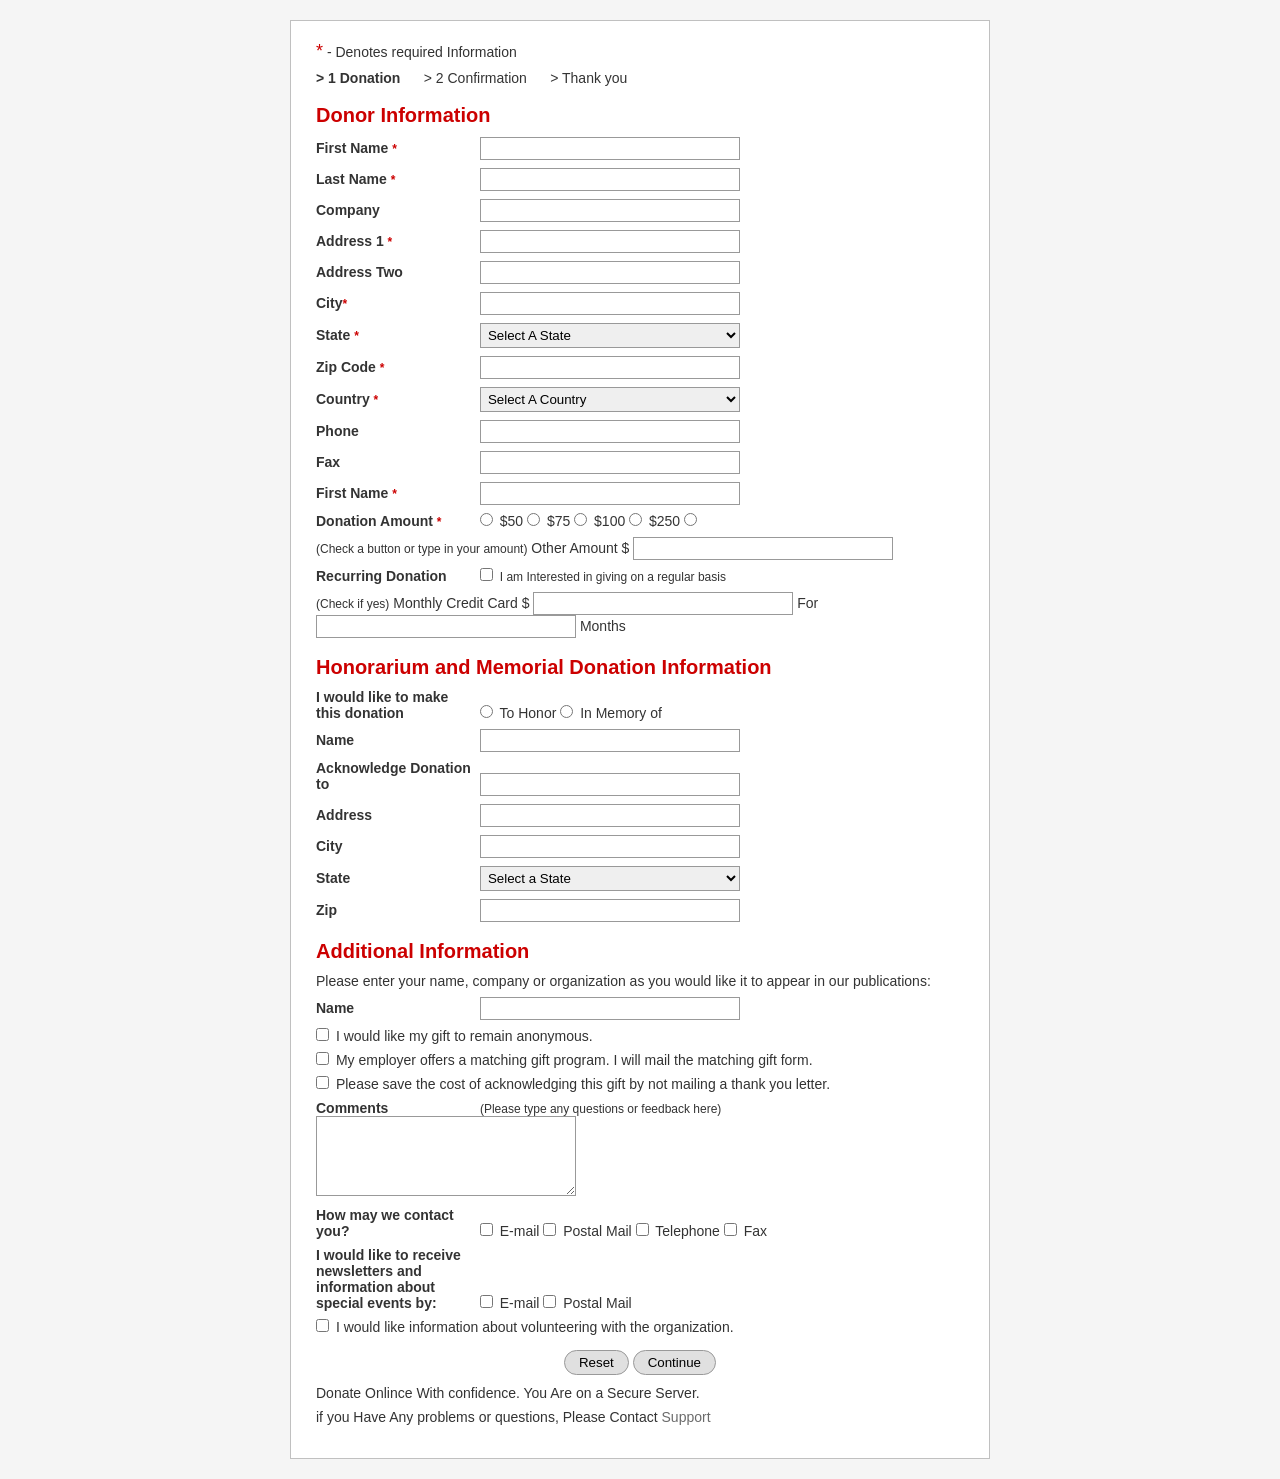
<file: Lab Assesment one/index.html>
<!DOCTYPE html>
<html lang="en">
<head>
    <meta charset="UTF-8">
    <meta name="viewport" content="width=device-width, initial-scale=1.0">
    <title>Conation Form</title>
    <link rel="stylesheet" href="style.css">
</head>
<body>
    <section class="donationForm">
        <p><span style="color: #cc0000; font-size: 18px;">*</span> - Denotes required Information</p>
        <p><strong>> 1 Donation</strong> &nbsp&nbsp&nbsp&nbsp > 2 Confirmation &nbsp&nbsp&nbsp&nbsp > Thank you</p>
        <form action="">
            <h1>Donor Information</h1>
            <div class="form-group">
                <label for="firstName">First Name <span>*</span></label>
                <input type="text" id="firstName" name="firstName">
            </div>

            <div class="form-group">
                <label for="lasttName">Last Name <span>*</span></label>
                <input type="text" id="lasttName" name="lasttName">
            </div>
            <div class="form-group">
                <label for="company">Company</label>
                <input type="text" id="company" name="company">
            </div>
            <div class="form-group">
                <label for="address1">Address 1 <span>*</span></label>
                <input type="text" id="address1" name="address1">
            </div>
            <div class="form-group">
                <label for="address2">Address Two</label>
                <input type="text" id="address2" name="address2">
            </div>
            <div class="form-group">
                <label for="city">City<span>*</span></label>
                <input type="text" id="city" name="city">
            </div>
            <div class="form-group">
                <label for="state">State <span>*</span></label>
                <select name="state" id="state">
                    <option value="none">Select A State</option>
                </select>
            </div>
            <div class="form-group">
                <label for="zipcode">Zip Code <span>*</span></label>
                <input type="text" id="zipcode" name="zipcode">
            </div>
            <div class="form-group">
                <label for="country">Country <span>*</span></label>
                <select name="country" id="state">
                    <option value="none">Select A Country</option>
                </select>
            </div>
            <div class="form-group">
                <label for="phone">Phone</label>
                <input type="text" id="phone" name="phone">
            </div>
            <div class="form-group">
                <label for="fax">Fax</label>
                <input type="text" id="fax" name="fax">
            </div>
            <div class="form-group">
                <label for="email">First Name <span>*</span></label>
                <input type="email" id="email" name="email">
            </div>

            <div class="form-group">
                <label for="donationAmount">Donation Amount <span>*</span></label>
                <input type="radio" id="donationAmount" name="donationAmount" value="50">
                <label for="donationAmount">$50</label>
                <input type="radio" id="donationAmount" name="donationAmount" value="75">
                <label for="donationAmount">$75</label>
                <input type="radio" id="donationAmount" name="donationAmount" value="100">
                <label for="donationAmount">$100</label>
                <input type="radio" id="donationAmount" name="donationAmount" value="250">
                <label for="donationAmount">$250</label>
                <input type="radio" id="donationAmount" name="donationAmount" value="other">
            </div>
            <div class="form-group">
                <Span>(Check a button or type in your amount)</Span>
                <label for="otherAmount">Other Amount $</label>
                <input type="number" id="otherAmount" name="otherAmount">
            </div>
            <div class="form-group">
                <label for="recurring">Recurring Donation </label>
                <input type="checkbox" id="recurring" name="recurring">
                <span>I am Interested in giving on a regular basis</span>
            </div>
            <div class="form-group">
                <Span>(Check if yes)</Span>
                <label for="recurringDontaionAmount">Monthly Credit Card $</label>
                <input type="number" id="recurringDontaionAmount" name="recurringDontaionAmount">
                <label for=""> For </label>
                <input type="number" id="recurringDontaionMonth" name="recurringDontaionMonth">
                <label for="">Months</label>
            </div>

            <h1>Honorarium and Memorial Donation Information</h1>
            <div class="form-group">
                <label for="donationType">I would like to make this donation</label>
                <input type="radio" id="donationToHonor" name="donationType" value="honor">
                <label for="donationToHonor">To Honor</label>
                <input type="radio" id="donationInMemory" name="donationType" value="memory">
                <label for="donationInMemory">In Memory of</label>
            </div>
            <div class="form-group">
                <label for="honoreeName">Name</label>
                <input type="text" id="honoreeName" name="honoreeName">
            </div>
            <div class="form-group">
                <label for="acknowledgeTo">Acknowledge Donation to</label>
                <input type="text" id="acknowledgeTo" name="acknowledgeTo">
            </div>
            <div class="form-group">
                <label for="honorAddress">Address</label>
                <input type="text" id="honorAddress" name="honorAddress">
            </div>
            <div class="form-group">
                <label for="honorCity">City</label>
                <input type="text" id="honorCity" name="honorCity">
            </div>
            <div class="form-group">
                <label for="honorState">State</label>
                <select name="honorState" id="honorState">
                    <option value="none">Select a State</option>
                </select>
            </div>
            <div class="form-group">
                <label for="honorZip">Zip</label>
                <input type="text" id="honorZip" name="honorZip">
            </div>

            <h1>Additional Information</h1>
            <p>Please enter your name, company or organization as you would like it to appear in our publications:</p>
            <div class="form-group">
                <label for="publicationName">Name</label>
                <input type="text" id="publicationName" name="publicationName">
            </div>
            <div class="form-group">
                <input type="checkbox" id="anonymousGift" name="anonymousGift">
                <label for="anonymousGift">I would like my gift to remain anonymous.</label>
            </div>
            <div class="form-group">
                <input type="checkbox" id="matchingGift" name="matchingGift">
                <label for="matchingGift">My employer offers a matching gift program. I will mail the matching gift form.</label>
            </div>
            <div class="form-group">
                <input type="checkbox" id="noThankYouLetter" name="noThankYouLetter">
                <label for="noThankYouLetter">Please save the cost of acknowledging this gift by not mailing a thank you letter.</label>
            </div>
            <div class="form-group">
                <label for="comments">Comments</label>
                <span>(Please type any questions or feedback here)</span>
                <textarea id="comments" name="comments" rows="4" cols="50"></textarea>
            </div>
            <div class="form-group">
                <label>How may we contact you?</label>
                <input type="checkbox" id="contactEmail" name="contactMethod" value="email">
                <label for="contactEmail">E-mail</label>
                <input type="checkbox" id="contactPostal" name="contactMethod" value="postal">
                <label for="contactPostal">Postal Mail</label>
                <input type="checkbox" id="contactTelephone" name="contactMethod" value="telephone">
                <label for="contactTelephone">Telephone</label>
                <input type="checkbox" id="contactFax" name="contactMethod" value="fax">
                <label for="contactFax">Fax</label>
            </div>
            <div class="form-group">
                <label>I would like to receive newsletters and information about special events by:</label>
                <input type="checkbox" id="newsletterEmail" name="newsletterMethod" value="email">
                <label for="newsletterEmail">E-mail</label>
                <input type="checkbox" id="newsletterPostal" name="newsletterMethod" value="postal">
                <label for="newsletterPostal">Postal Mail</label>
            </div>
            <div class="form-group">
                <input type="checkbox" id="volunteerInfo" name="volunteerInfo">
                <label for="volunteerInfo">I would like information about volunteering with the organization.</label>
            </div>
            <div class="form-actions">
                <button type="reset">Reset</button>
                <button type="submit">Continue</button>
            </div>
        </form>
        <p>Donate Onlince With confidence. You Are on a Secure Server.</p>
        <p>if you Have Any problems or questions, Please Contact <a href="#.">Support</a></p>

    </section>


</body>
</html>
</file>
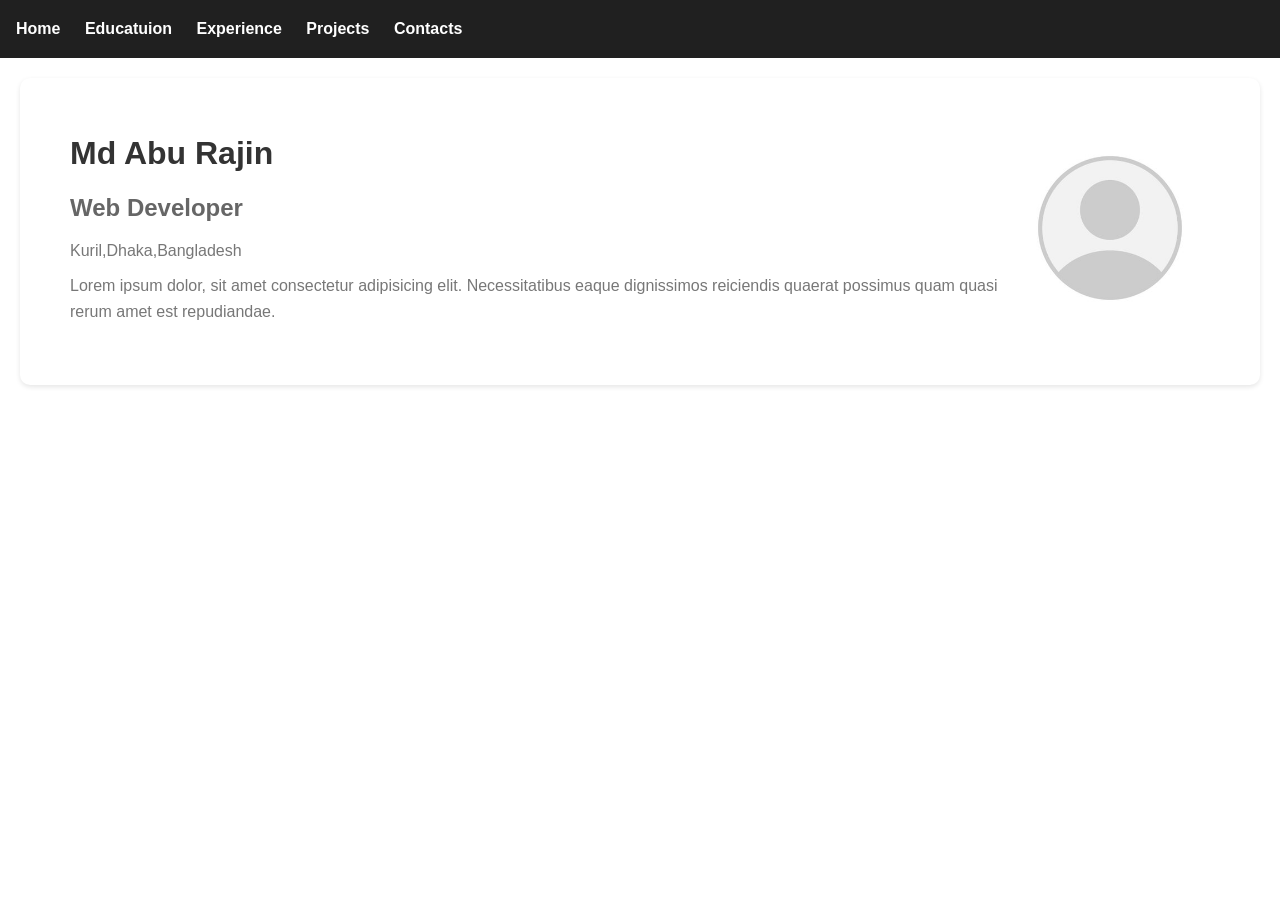
<file: Portfolio/index.html>
<!DOCTYPE html>
<html lang="en">
<head>
    <meta charset="UTF-8">
    <meta name="viewport" content="width=device-width, initial-scale=1.0">
    <title>Home</title>
    <link rel="stylesheet" href="assets/css/style.css">
</head>
<body>
    <nav>
        <li><a href="index.html">Home</a></li>
        <li><a href="educations.html">Educatuion</a></li>
        <li><a href="experience.html">Experience</a></li>
        <li><a href="projects.html">Projects</a></li>
        <li><a href="contact.html">Contacts</a></li>
    </nav>
    <div class="hero">
        <div class="information">
            <h1>Md Abu Rajin</h1>
            <h2>Web Developer</h2>
            <h4>Kuril,Dhaka,Bangladesh</h4>
            <h4>Lorem ipsum dolor, sit amet consectetur adipisicing elit. Necessitatibus eaque dignissimos reiciendis quaerat possimus quam quasi rerum amet est repudiandae.</h4>
        </div>
        <div class="profileimg">
            <img src="assets/img/profile.jpg" alt="">
        </div>
    </div>
</body>
</html>
</file>
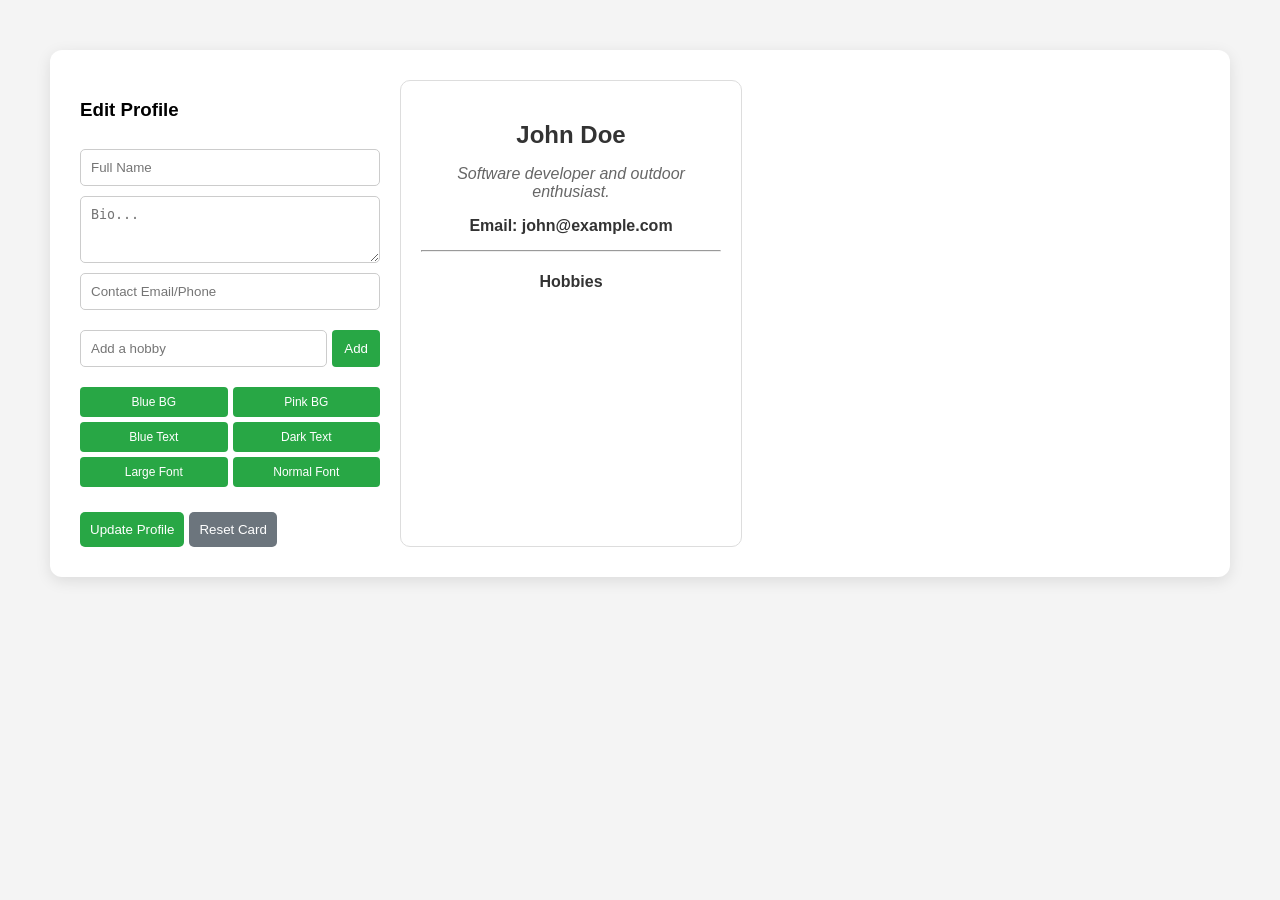
<file: Lab Assesment three/profile.html>
<!DOCTYPE html>
<html lang="en">
<head>
    <meta charset="UTF-8">
    <meta name="viewport" content="width=device-width, initial-scale=1.0">
    <title>Profile Card Editor</title>
    <link rel="stylesheet" href="style.css">
</head>
<body>

<div class="profile-main-container">
    <!-- Editor Form -->
    <div class="editor-form">
        <h3>Edit Profile</h3>
        <input type="text" id="inputName" placeholder="Full Name">
        <div id="nameError" class="error">Name is required</div>
        
        <textarea id="inputBio" placeholder="Bio..." rows="3"></textarea>
        <div id="bioError" class="error">Bio is required</div>

        <input type="text" id="inputContact" placeholder="Contact Email/Phone">
        
        <div style="display: flex; gap: 5px; margin-top: 10px;">
            <input type="text" id="inputHobby" placeholder="Add a hobby">
            <button onclick="addHobby()">Add</button>
        </div>

        <div class="controls">
            <button onclick="changeBg('#e3f2fd')">Blue BG</button>
            <button onclick="changeBg('#fce4ec')">Pink BG</button>
            <button onclick="changeTextColor('#0d47a1')">Blue Text</button>
            <button onclick="changeTextColor('#333')">Dark Text</button>
            <button onclick="changeFontSize('28px')">Large Font</button>
            <button onclick="changeFontSize('24px')">Normal Font</button>
        </div>

        <div class="action-btns">
            <button class="btn-update" onclick="updateProfile()">Update Profile</button>
            <button class="btn-reset" onclick="resetProfile()">Reset Card</button>
        </div>
    </div>

    <!-- Profile Card Display -->
    <div id="profileCard">
        <h2 id="cardName">John Doe</h2>
        <p id="cardBio">Software developer and outdoor enthusiast.</p>
        <p id="cardContact">Email: john@example.com</p>
        <hr>
        <h4>Hobbies</h4>
        <ul id="hobbiesList">
            <!-- Hobbies will appear here -->
        </ul>
    </div>
</div>

<script>
    const defaultValues = {
        name: "John Doe",
        bio: "Software developer and outdoor enthusiast.",
        contact: "Email: john@example.com",
        bg: "#ffffff",
        textColor: "#333",
        fontSize: "24px",
        hobbies: []
    };

    function updateProfile() {
        const nameVal = document.getElementById('inputName').value.trim();
        const bioVal = document.getElementById('inputBio').value.trim();
        const contactVal = document.getElementById('inputContact').value.trim();

        const nameError = document.getElementById('nameError');
        const bioError = document.getElementById('bioError');

        // Form Validation
        let isValid = true;
        if (nameVal === "") {
            nameError.style.display = "block";
            isValid = false;
        } else {
            nameError.style.display = "none";
        }

        if (bioVal === "") {
            bioError.style.display = "block";
            isValid = false;
        } else {
            bioError.style.display = "none";
        }

        if (!isValid) return;

        // Update content
        document.getElementById('cardName').innerText = nameVal;
        document.getElementById('cardBio').innerText = bioVal;
        if (contactVal) {
            document.getElementById('cardContact').innerText = contactVal;
        }
    }

    function addHobby() {
        const hobbyInput = document.getElementById('inputHobby');
        const hobbyVal = hobbyInput.value.trim();
        
        if (hobbyVal === "") return;

        const list = document.getElementById('hobbiesList');
        const li = document.createElement('li');
        li.className = "hobby-item";
        li.innerHTML = `
            <span>${hobbyVal}</span>
            <span class="remove-hobby" onclick="this.parentElement.remove()">×</span>
        `;
        
        list.appendChild(li);
        hobbyInput.value = "";
    }

    // Style manipulation functions
    function changeBg(color) {
        document.getElementById('profileCard').style.backgroundColor = color;
    }

    function changeTextColor(color) {
        document.getElementById('profileCard').style.color = color;
        document.getElementById('cardBio').style.color = color;
    }

    function changeFontSize(size) {
        document.getElementById('cardName').style.fontSize = size;
    }

    // Challenge: Reset Button
    function resetProfile() {
        document.getElementById('cardName').innerText = defaultValues.name;
        document.getElementById('cardBio').innerText = defaultValues.bio;
        document.getElementById('cardContact').innerText = defaultValues.contact;
        
        const card = document.getElementById('profileCard');
        card.style.backgroundColor = defaultValues.bg;
        card.style.color = defaultValues.textColor;
        document.getElementById('cardName').style.fontSize = defaultValues.fontSize;
        document.getElementById('cardBio').style.color = "#666";

        document.getElementById('hobbiesList').innerHTML = "";
        
        // Clear inputs
        document.getElementById('inputName').value = "";
        document.getElementById('inputBio').value = "";
        document.getElementById('inputContact').value = "";
        document.getElementById('inputHobby').value = "";
        
        document.getElementById('nameError').style.display = "none";
        document.getElementById('bioError').style.display = "none";
    }
</script>

</body>
</html>
</file>
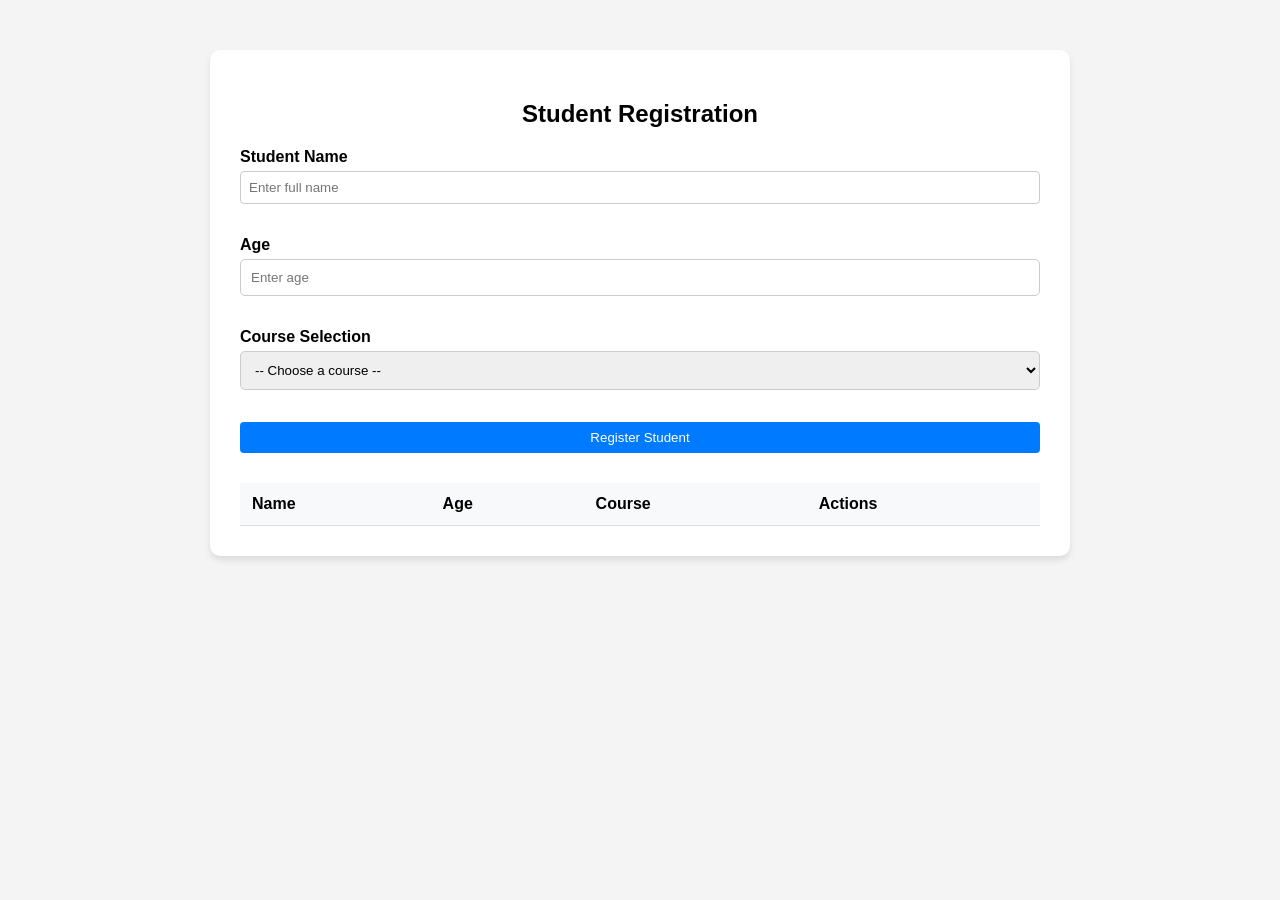
<file: Lab Assesment three/registration.html>
<!DOCTYPE html>
<html lang="en">
<head>
    <meta charset="UTF-8">
    <meta name="viewport" content="width=device-width, initial-scale=1.0">
    <title>Student Registration Form</title>
    <link rel="stylesheet" href="style.css">
</head>
<body>

<div class="reg-container">
    <h2>Student Registration</h2>
    
    <div class="form-group">
        <label for="name">Student Name</label>
        <input type="text" id="name" placeholder="Enter full name">
        <div id="nameError" class="error-text"></div>
    </div>

    <div class="form-group">
        <label for="age">Age</label>
        <input type="number" id="age" placeholder="Enter age">
        <div id="ageError" class="error-text"></div>
    </div>

    <div class="form-group">
        <label for="course">Course Selection</label>
        <select id="course">
            <option value="">-- Choose a course --</option>
            <option value="Web Development">Web Development</option>
            <option value="Data Science">Data Science</option>
            <option value="UI/UX Design">UI/UX Design</option>
            <option value="Cyber Security">Cyber Security</option>
        </select>
        <div id="courseError" class="error-text"></div>
    </div>

    <button class="add-btn" onclick="registerStudent()">Register Student</button>

    <table id="studentTable">
        <thead>
            <tr>
                <th>Name</th>
                <th>Age</th>
                <th>Course</th>
                <th>Actions</th>
            </tr>
        </thead>
        <tbody>
            <!-- Dynamic rows go here -->
        </tbody>
    </table>
</div>

<script>
    function registerStudent() {
        const nameInput = document.getElementById('name');
        const ageInput = document.getElementById('age');
        const courseSelect = document.getElementById('course');

        const nameError = document.getElementById('nameError');
        const ageError = document.getElementById('ageError');
        const courseError = document.getElementById('courseError');

        // Clear previous errors
        nameError.innerText = "";
        ageError.innerText = "";
        courseError.innerText = "";

        let isValid = true;

        // Form Validation: Name
        if (nameInput.value.trim() === "") {
            nameError.innerText = "Name is required.";
            isValid = false;
        }

        // Form Validation: Age
        if (ageInput.value === "" || isNaN(ageInput.value) || ageInput.value <= 0) {
            ageError.innerText = "Please enter a valid age.";
            isValid = false;
        }

        // Form Validation: Course
        if (courseSelect.value === "") {
            courseError.innerText = "Please select a course.";
            isValid = false;
        }

        if (!isValid) return;

        addStudentToTable(nameInput.value, ageInput.value, courseSelect.value);

        // Reset fields
        nameInput.value = "";
        ageInput.value = "";
        courseSelect.value = "";
    }

    function addStudentToTable(name, age, course) {
        const tableBody = document.querySelector('#studentTable tbody');
        const row = document.createElement('tr');

        // Style manipulation: Color rows differently based on age
        if (parseInt(age) > 20) {
            row.classList.add('senior-student');
        }

        row.innerHTML = `
            <td>${name}</td>
            <td>${age}</td>
            <td>${course}</td>
            <td>
                <button class="update-btn" onclick="updateStudent(this)">Update</button>
                <button class="remove-btn" onclick="removeStudent(this)">Remove</button>
            </td>
        `;

        tableBody.appendChild(row);
    }

    function removeStudent(button) {
        const row = button.parentNode.parentNode;
        row.parentNode.removeChild(row);
    }

    function updateStudent(button) {
        const row = button.parentNode.parentNode;
        const nameCell = row.cells[0];
        const ageCell = row.cells[1];
        const courseCell = row.cells[2];

        const newName = prompt("Update Name:", nameCell.innerText);
        const newAge = prompt("Update Age:", ageCell.innerText);
        const newCourse = prompt("Update Course (Web Development, Data Science, UI/UX Design, Cyber Security):", courseCell.innerText);

        if (newName && newAge && newCourse) {
            nameCell.innerText = newName;
            ageCell.innerText = newAge;
            courseCell.innerText = newCourse;
            
            if (parseInt(newAge) > 20) {
                row.classList.add('senior-student');
            } else {
                row.classList.remove('senior-student');
            }
        }
    }
</script>

</body>
</html>
</file>
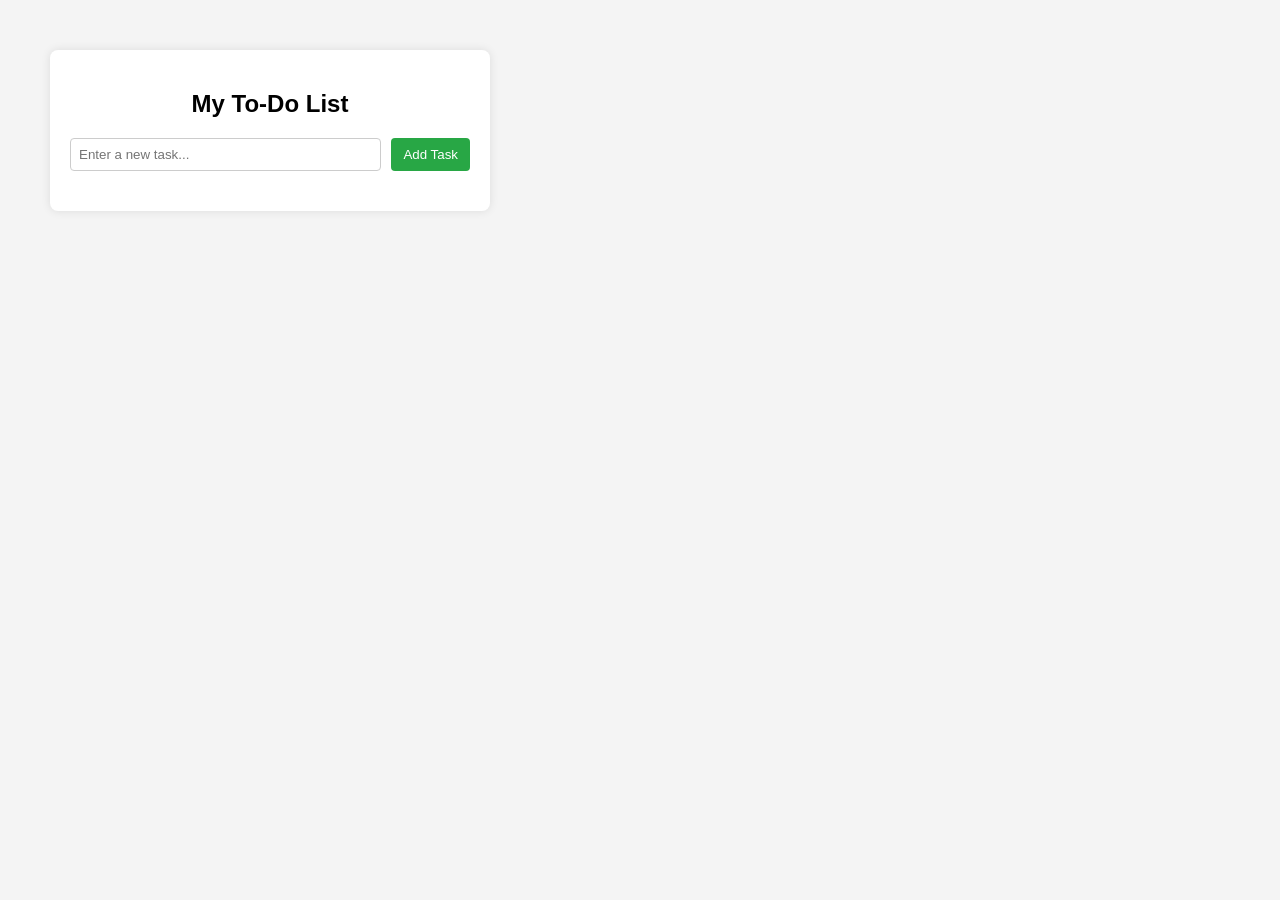
<file: Lab Assesment three/todo.html>
<!DOCTYPE html>
<html lang="en">
<head>
    <meta charset="UTF-8">
    <meta name="viewport" content="width=device-width, initial-scale=1.0">
    <title>Dynamic To-Do List</title>
    <link rel="stylesheet" href="style.css">
</head>
<body>

<div class="container">
    <h2>My To-Do List</h2>
    <div class="input-group">
        <input type="text" id="taskInput" placeholder="Enter a new task...">
        <button onclick="addTask()">Add Task</button>
    </div>
    <p id="errorMessage" class="error">Task cannot be empty!</p>
    
    <ul id="taskList"></ul>
</div>

<script>
    const taskInput = document.getElementById('taskInput');
    const taskList = document.getElementById('taskList');
    const errorMessage = document.getElementById('errorMessage');

    function addTask() {
        const taskValue = taskInput.value.trim();
        
        // Form Validation: No empty tasks
        if (taskValue === "") {
            errorMessage.style.display = "block";
            errorMessage.innerText = "Task cannot be empty!";
            return;
        }

        // Challenge: Prevent duplicate tasks
        const existingTasks = Array.from(taskList.querySelectorAll('.task-text'))
            .map(span => span.innerText.toLowerCase());
        
        if (existingTasks.includes(taskValue.toLowerCase())) {
            errorMessage.style.display = "block";
            errorMessage.innerText = "Task already exists!";
            return;
        }

        errorMessage.style.display = "none";

        const li = document.createElement('li');

        // Task Text Span
        const span = document.createElement('span');
        span.innerText = taskValue;
        span.className = "task-text";
        
        // Style Manipulation: Mark completed by clicking
        span.onclick = function() {
            span.classList.toggle('completed');
        };

        // Edit Button
        const editBtn = document.createElement('button');
        editBtn.innerText = "Edit";
        editBtn.className = "edit-btn";
        editBtn.onclick = function() {
            const newText = prompt("Update your task:", span.innerText);
            if (newText !== null && newText.trim() !== "") {
                // Check if new text is a duplicate
                if (existingTasks.includes(newText.trim().toLowerCase()) && newText.trim().toLowerCase() !== span.innerText.toLowerCase()) {
                    alert("This task already exists!");
                } else {
                    span.innerText = newText.trim();
                }
            }
        };

        // Delete Button
        const deleteBtn = document.createElement('button');
        deleteBtn.innerText = "Delete";
        deleteBtn.className = "delete-btn";
        deleteBtn.onclick = function() {
            taskList.removeChild(li);
        };

        li.appendChild(span);
        li.appendChild(editBtn);
        li.appendChild(deleteBtn);
        taskList.appendChild(li);

        taskInput.value = "";
    }

    // Allow Enter key to add task
    taskInput.addEventListener("keypress", function(event) {
        if (event.key === "Enter") {
            addTask();
        }
    });
</script>

</body>
</html>
</file>
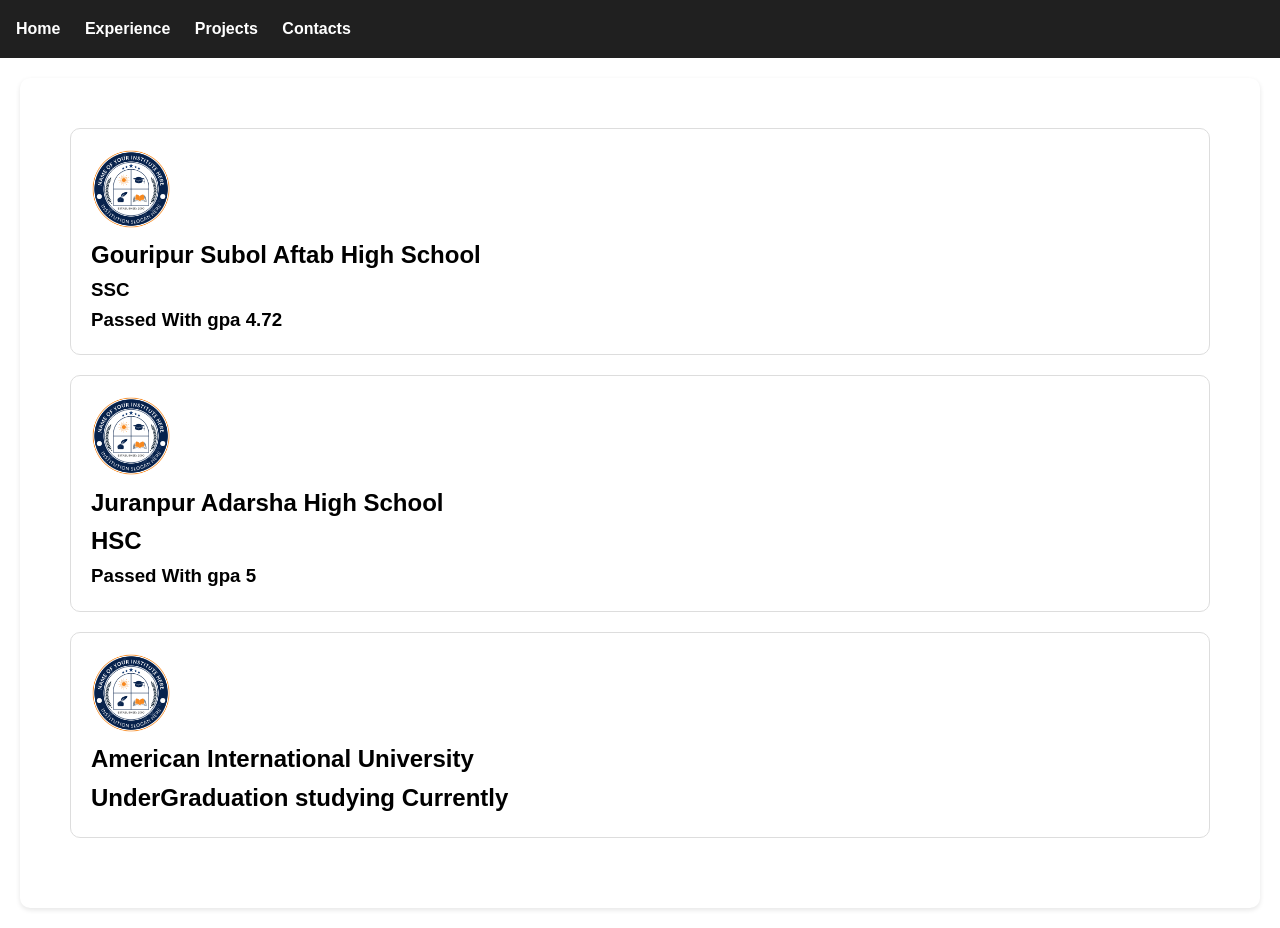
<file: Portfolio/educations.html>
<!DOCTYPE html>
<html lang="en">
<head>
    <meta charset="UTF-8">
    <meta name="viewport" content="width=device-width, initial-scale=1.0">
    <title>Education</title>
    <link rel="stylesheet" href="assets/css/style.css">
</head>
<body>
    <nav>
        <li><a href="index.html">Home</a></li>
        <li><a href="experience.html">Experience</a></li>
        <li><a href="projects.html">Projects</a></li>
        <li><a href="contact.html">Contacts</a></li>
    </nav>
    <section class="contact">
        <div class="card">
            <img src="assets/img/institute.png" alt="" width="80">
            <h1>Gouripur Subol Aftab High School</h1>
            <h3>SSC</h3>
            <h3>Passed With gpa 4.72</h3>
        </div>
        <div class="card">
            <img src="assets/img/institute.png" alt="" width="80">
            <h1>Juranpur Adarsha High School</h1>
            <h2>HSC</h2>
            <h3>Passed With gpa 5</h3>
        </div>
        <div class="card">
            <img src="assets/img/institute.png" alt="" width="80">
            <h1>American International University</h2>
            <h2>UnderGraduation studying Currently</h2>
        </div>
    </section>
</body>
</html>
</file>
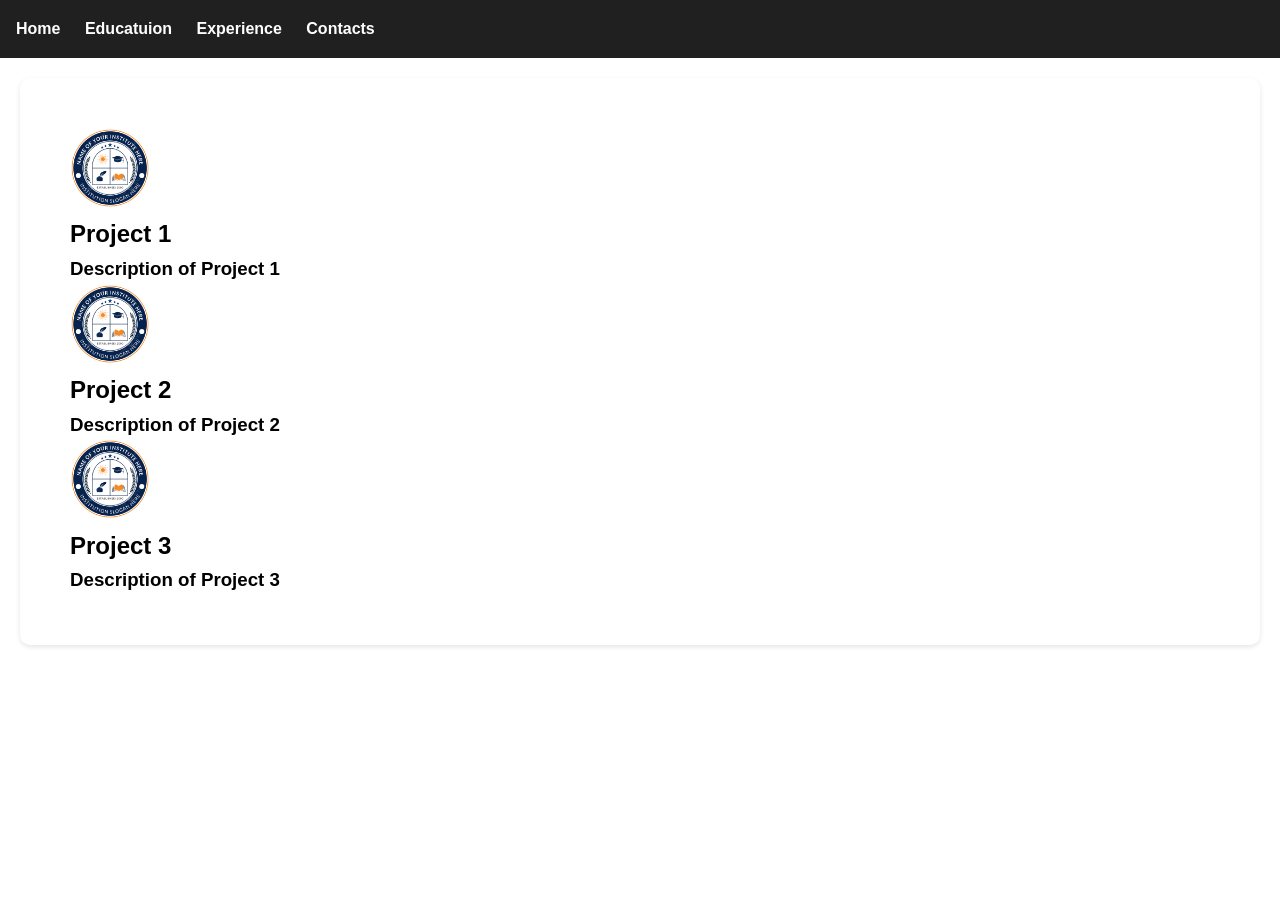
<file: Portfolio/projects.html>
<!DOCTYPE html>
<html lang="en">
<head>
    <meta charset="UTF-8">
    <meta name="viewport" content="width=device-width, initial-scale=1.0">
    <title>Projects</title>
    <link rel="stylesheet" href="assets/css/style.css">
</head>
<body>
    <nav>
        <li><a href="index.html">Home</a></li>
        <li><a href="educations.html">Educatuion</a></li>
        <li><a href="experience.html">Experience</a></li>
        <li><a href="contact.html">Contacts</a></li>
    </nav>
    <section class="contact">
        <div>
            <img src="assets/img/institute.png" alt="" width="80">
            <h1>Project 1</h1>
            <h3>Description of Project 1</h3>
        </div>
        <div>
            <img src="assets/img/institute.png" alt="" width="80">
            <h1>Project 2</h1>
            <h3>Description of Project 2</h3>
        </div>
        <div>
            <img src="assets/img/institute.png" alt="" width="80">
            <h1>Project 3</h1>
            <h3>Description of Project 3</h3>
        </div>
    </section>
</body>
</html>
</file>
<file: Lab Assesment one/style.css>
* {
    margin: 0;
    padding: 0;
    box-sizing: border-box;
}

body {
    font-family: Arial, Helvetica, sans-serif;
    font-size: 14px;
    background-color: #f5f5f5;
    color: #333333;
}

.donationForm {
    width: 700px;
    margin: 20px auto;
    padding: 20px 25px 25px;
    background-color: #ffffff;
    border: 1px solid #c0c0c0;
}

.donationForm p {
    margin-bottom: 8px;
}

.donationForm h1 {
    font-size: 20px;
    color: #cc0000;
    margin: 18px 0 10px;
}

.form-group {
    margin-bottom: 8px;
}

/* .form-group label {
    display: inline-block;
    width: 160px;
    font-weight: bold;
} */

.form-group > label:first-child {
    display: inline-block;
    width: 160px;
    font-weight: bold;
}

.donationForm label span {
    color: #cc0000;
}

input[type="text"],
input[type="email"],
input[type="number"],
select,
textarea {
    padding: 3px;
    border: 1px solid #999999;
    width: 260px;
}

textarea {
    height: 80px;
}

input[type="radio"],
input[type="checkbox"] {
    width: auto;
    margin-right: 3px;
}

.form-group span {
    font-size: 12px;
}

.form-actions {
    margin-top: 15px;
    text-align: center;
    margin-bottom: 10px;
}

.form-actions button {
    padding: 4px 14px;
    border: 1px solid #999999;
    border-radius: 20px;
    background-color: #e0e0e0;
}

a{
    text-decoration: none;
    color: #6b6b6b;
}
</file>
<file: Portfolio/assets/css/style.css>
* {
    margin: 0;
    padding: 0;
    box-sizing: border-box;
}

body {
    font-family: Arial, sans-serif;
    line-height: 1.6;
    color: #000000;
    background-color: #ffffff;
}

nav {
    background-color: #202020;
    padding: 16px;
}

nav li {
    display: inline;
    margin-right: 20px;
}

nav a {
    color: white;
    text-decoration: none;
    font-weight: bold;
}

.hero {
    display: flex;
    justify-content: space-between;
    align-items: center;
    padding: 50px;
    background-color: white;
    margin: 20px;
    border-radius: 10px;
    box-shadow: 0 2px 5px rgba(0,0,0,0.1);
}

.information h1 {
    color: #333;
    margin-bottom: 10px;
}

.information h2 {
    color: #666;
    margin-bottom: 10px;
}

.information h4 {
    color: #777;
    margin-bottom: 10px;
    font-weight: normal;
}

.profileimg img {
    width: 200px;
    height: 200px;
    border-radius: 50%;
    object-fit: cover;
}


.content,
.contact {
    padding: 50px;
    background-color: white;
    margin: 20px;
    border-radius: 10px;
    box-shadow: 0 2px 5px rgba(0,0,0,0.1);
}

.contact form {
    margin-top: 20px;
}

.contact label {
    display: block;
    margin-top: 10px;
    margin-bottom: 5px;
    font-weight: bold;
}

.contact input,
.contact textarea {
    width: 100%;
    padding: 10px;
    margin-bottom: 10px;
    border: 1px solid #ddd;
    border-radius: 5px;
}

.card{
    padding: 20px;
    margin-bottom: 20px;
    border-radius: 10px;
    transform: translateY(0px);
    transition: transform 0.3s ease-in-out;
    border: 1px solid #ddd;
}

.card:hover {
    transform: translateY(-5px);
}
</file>
<file: Lab Assesment three/style.css>
/* --- TO-DO LIST STYLES --- */
body {
    font-family: Arial, sans-serif;
    margin: 50px;
    background-color: #f4f4f4;
}
.container {
    max-width: 400px;
    background: white;
    padding: 20px;
    border-radius: 8px;
    box-shadow: 0 0 10px rgba(0,0,0,0.1);
}
h2 {
    text-align: center;
}
.input-group {
    display: flex;
    gap: 10px;
}
input[type="text"] {
    flex: 1;
    padding: 8px;
    border: 1px solid #ccc;
    border-radius: 4px;
}
button {
    padding: 8px 12px;
    cursor: pointer;
    border: none;
    border-radius: 4px;
    background-color: #28a745;
    color: white;
}
button.delete-btn {
    background-color: #dc3545;
    margin-left: 5px;
}
button.edit-btn {
    background-color: #ffc107;
    margin-left: 5px;
    color: black;
}
ul {
    list-style: none;
    padding: 0;
    margin-top: 20px;
}
li {
    padding: 10px;
    background: #fff;
    border-bottom: 1px solid #eee;
    display: flex;
    align-items: center;
    justify-content: space-between;
}
.task-text {
    flex: 1;
    cursor: pointer;
}
.completed {
    text-decoration: line-through;
    color: gray;
}
.error {
    color: red;
    font-size: 14px;
    margin-top: 5px;
    display: none;
}

.reg-container {
    max-width: 800px;
    margin: auto;
    background: white;
    padding: 30px;
    border-radius: 10px;
    box-shadow: 0 4px 6px rgba(0,0,0,0.1);
}
.form-group {
    margin-bottom: 15px;
}
label { display: block; margin-bottom: 5px; font-weight: bold; }
input, select {
    width: 100%;
    padding: 10px;
    border: 1px solid #ccc;
    border-radius: 5px;
    box-sizing: border-box;
}
.error-text {
    color: #d93025;
    font-size: 12px;
    height: 15px;
    margin-top: 2px;
}
.add-btn { background-color: #007bff; color: white; width: 100%; }
.remove-btn { background-color: #dc3545; color: white; }
.update-btn { background-color: #28a745; color: white; margin-right: 5px; }

table {
    width: 100%;
    border-collapse: collapse;
    margin-top: 30px;
}
th, td {
    padding: 12px;
    text-align: left;
    border-bottom: 1px solid #ddd;
}
th { background-color: #f8f9fa; }
tr:hover {
    background-color: #f1f1f1;
}
.senior-student {
    background-color: #e3f2fd;
}

.profile-main-container {
    display: flex;
    gap: 20px;
    background: white;
    padding: 30px;
    border-radius: 12px;
    box-shadow: 0 4px 15px rgba(0,0,0,0.1);
}
.editor-form {
    width: 300px;
    display: flex;
    flex-direction: column;
    gap: 10px;
}
.editor-form input, .editor-form textarea {
    padding: 10px;
    border: 1px solid #ccc;
    border-radius: 5px;
}
.controls {
    display: grid;
    grid-template-columns: 1fr 1fr;
    gap: 5px;
    margin-top: 10px;
}
.controls button {
    padding: 8px;
    font-size: 12px;
    cursor: pointer;
}
#profileCard {
    width: 300px;
    padding: 20px;
    border-radius: 10px;
    border: 1px solid #ddd;
    background-color: #ffffff;
    color: #333;
    text-align: center;
    transition: all 0.3s ease;
}
#cardName { font-size: 24px; margin-bottom: 5px; }
#cardBio { font-style: italic; color: #666; margin-bottom: 10px; }
#cardContact { font-weight: bold; margin-bottom: 15px; }
#hobbiesList {
    list-style: none;
    padding: 0;
    text-align: left;
}
.hobby-item {
    display: flex;
    justify-content: space-between;
    align-items: center;
    background: #eee;
    padding: 5px 10px;
    border-radius: 4px;
    margin-bottom: 5px;
    font-size: 14px;
}
.remove-hobby {
    color: red;
    cursor: pointer;
    font-weight: bold;
}
.action-btns {
    margin-top: 15px;
    display: flex;
    gap: 5px;
}
.btn-update { background-color: #28a745; color: white; border: none; padding: 10px; border-radius: 5px; cursor: pointer; }
.btn-reset { background-color: #6c757d; color: white; border: none; padding: 10px; border-radius: 5px; cursor: pointer; }
</file>
